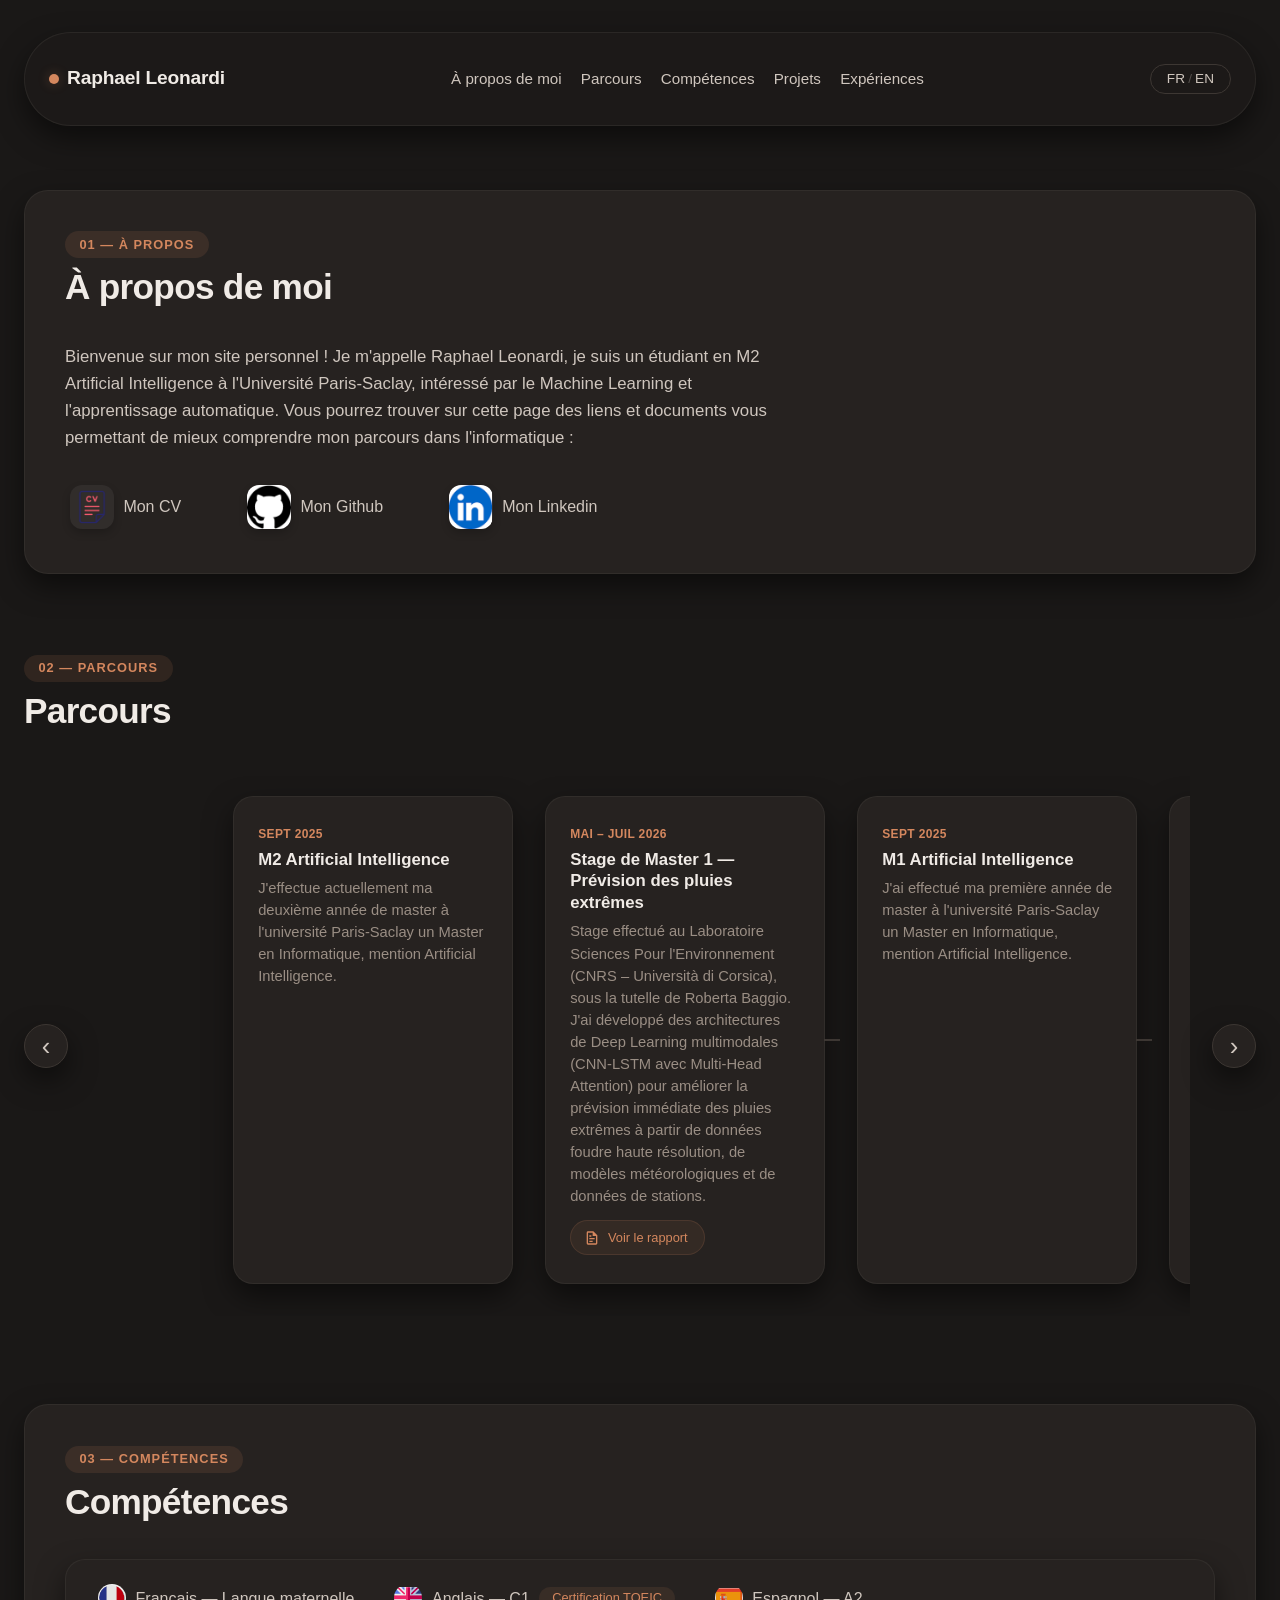
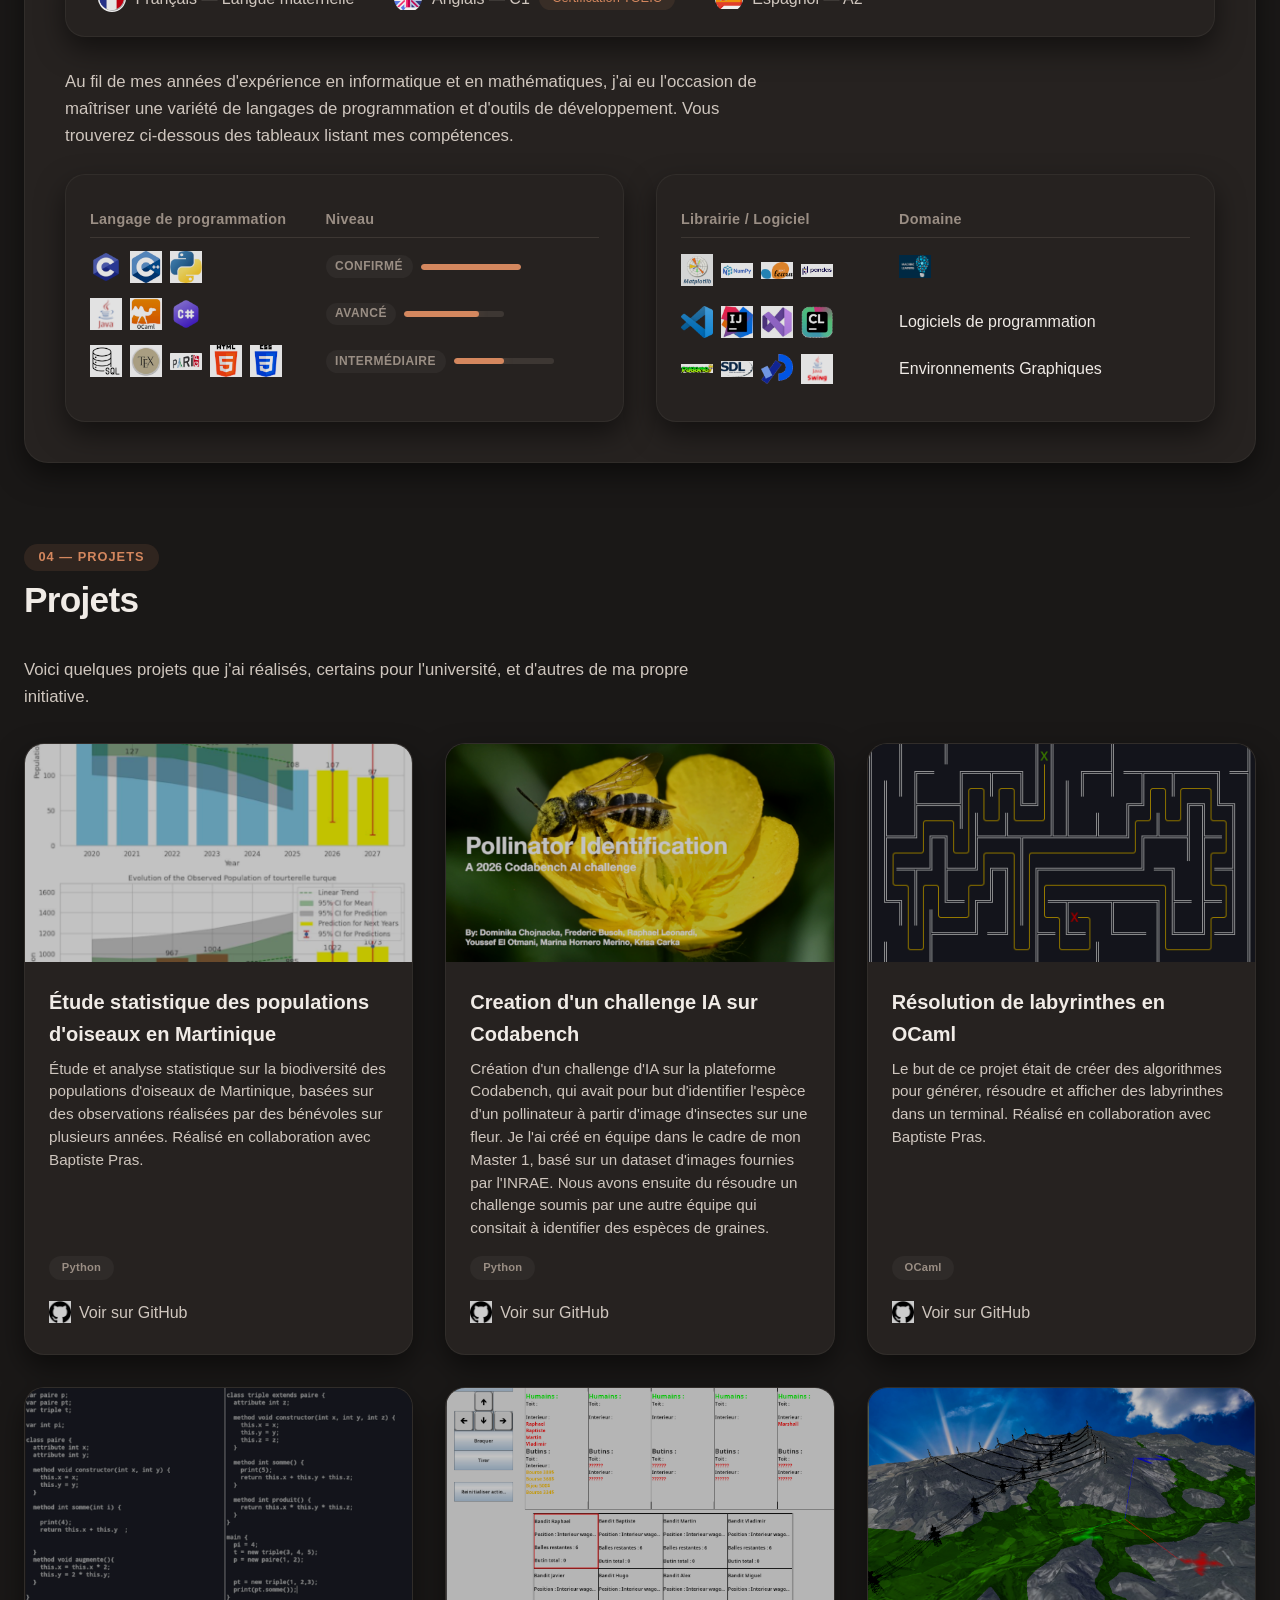
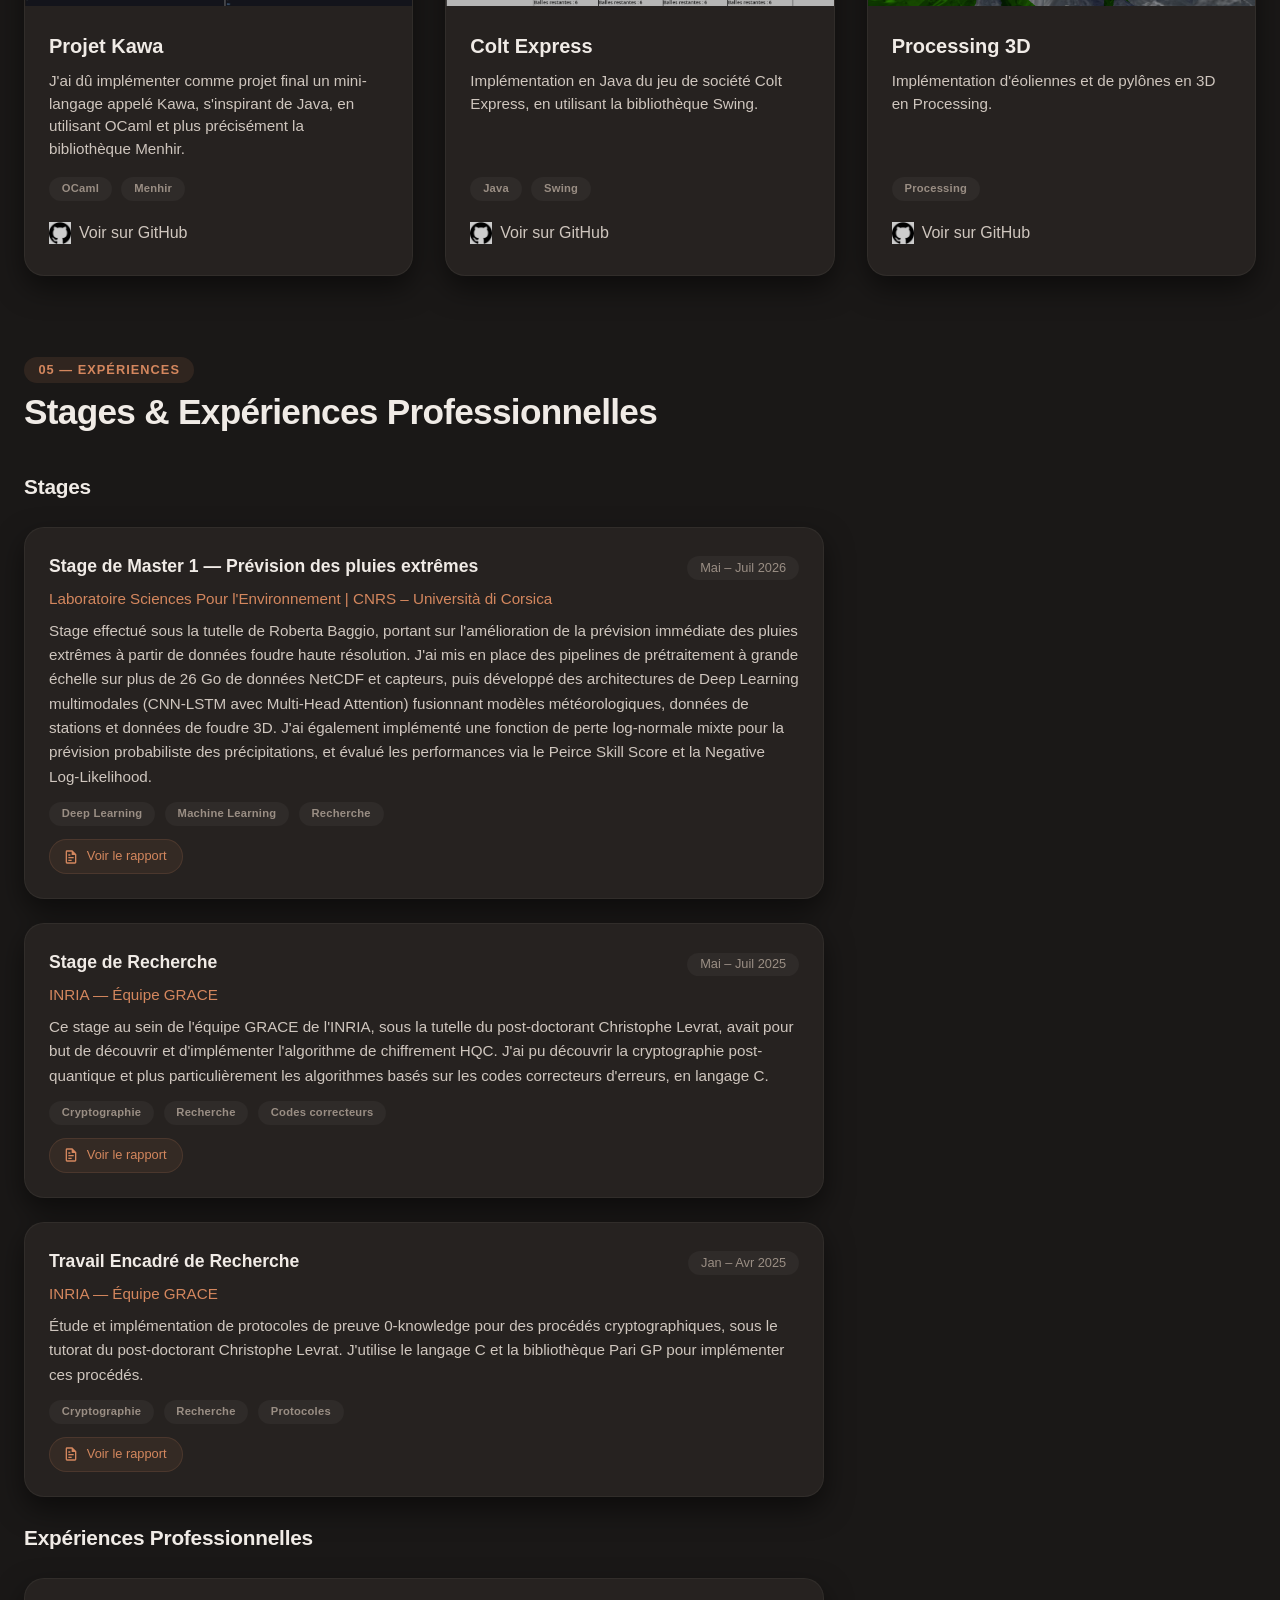
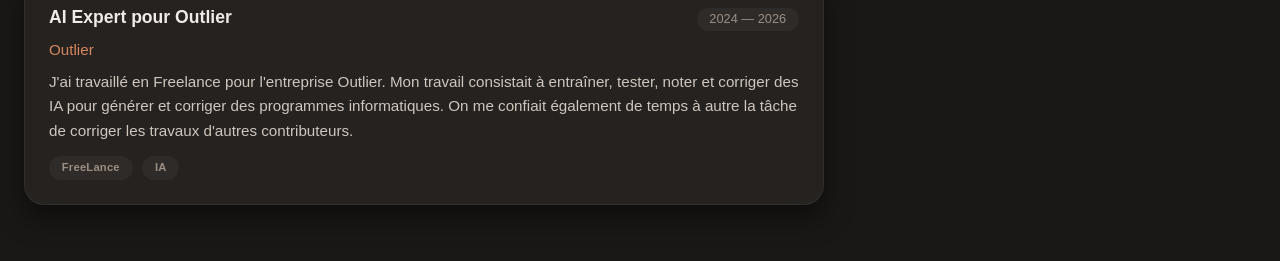
<file: index.html>
<!DOCTYPE html>
<html lang="fr">
<head>
  <meta charset="UTF-8">
  <meta name="viewport" content="width=device-width, initial-scale=1.0">

  <meta name="google-site-verification" content="FFMbCIXzwv5Brf9Rfv-07RoMrRSbkkBtIePwQLSt1wo" />
  <meta name="description" content="  Bienvenue sur mon site personnel ! Je m'appelle Raphael Leonardi, je suis un étudiant en M2 Artificial Intelligence
        à l'Université Paris-Saclay, intéressé par le Machine Learning et l'apprentissage automatique.
        Vous pourrez trouver sur cette page des liens et documents vous permettant de mieux comprendre mon parcours dans l'informatique :">
  
  <title>Raphael Leonardi</title>

  <link rel="stylesheet" href="style.css">
  

  <div id="google_translate_element" style="display:none;"></div>
  <script type="text/javascript"
    src="//translate.google.com/translate_a/element.js?cb=googleTranslateElementInit">
  </script>
  <script defer src="script2.js"></script>
</head>

<body>

  <!-- ══════════════ NAVBAR ══════════════ -->
  <header class="navbar">
    <div class="navbar-inner">

      <div class="navbar-brand">
        <span class="brand-dot"></span>
        <span id="nom">Raphael Leonardi</span>
      </div>

      <nav>
        <ul id="menu">
          <li><a href="#welcId"><p data-translate>À propos de moi</p></a></li>
          <li><a href="#edId"><p data-translate>Parcours</p></a></li>
          <li><a href="#skillsId"><p data-translate>Compétences</p></a></li>
          <li><a href="#projects"><p data-translate>Projets</p></a></li>
          <li><a href="#expId"><p data-translate>Expériences</p></a></li>
        </ul>
      </nav>

      <button id="btn-switch" onclick="changeLanguage()" class="language-btn">
        <span class="lang-text">FR</span>
        <span class="lang-divider">/</span>
        <span class="lang-text">EN</span>
      </button>

    </div>
  </header>

  <!-- ══════════════ MAIN ══════════════ -->
  <main class="content">

    <!-- ── Hero / À propos ── -->
    <section id="welcId" class="card animated">
      <div class="section-header">
        <span class="section-tag" data-translate>01 — À propos</span>
        <h2 class="styled-title" data-translate>À propos de moi</h2>
      </div>
      <p class="textNoir" data-translate>
        Bienvenue sur mon site personnel ! Je m'appelle Raphael Leonardi, je suis un étudiant en M2 Artificial Intelligence
        à l'Université Paris-Saclay, intéressé par le Machine Learning et l'apprentissage automatique.
        Vous pourrez trouver sur cette page des liens et documents vous permettant de mieux comprendre mon parcours dans l'informatique :
      </p>
      <div class="icon-container">
        <a id="lienCV" target="_blank" href="CVFr.pdf">
          <img src="images/cv_icon.png" alt="CV" class="cv-thumbnail">
          <section data-translate>Mon CV</section>
        </a>
        <a target="_blank" href="https://github.com/Ulysse150">
          <img src="images/github.png" alt="GitHub" class="cv-thumbnail">
          <section data-translate>Mon Github</section>
        </a>
        <a target="_blank" href="https://www.linkedin.com/in/raphael-leonardi-64bb8b347/">
          <img src="images/linkedin.png" alt="LinkedIn" class="cv-thumbnail">
          <section data-translate>Mon Linkedin</section>
        </a>
      </div>
    </section>

    <!-- ── Parcours ── -->
    <section id="edId" class="animated">
      <div class="section-header">
        <span class="section-tag" data-translate>02 — Parcours</span>
        <h2 class="styled-title" data-translate>Parcours</h2>
      </div>

    <div class="timeline-wrapper">
      <button class="timeline-arrow left" onclick="scrollTimeline(-300)">&#8249;</button>

      <div class="timeline">
        <ol>
          <li>
            <div>
              <time data-translate>2022-2024</time>
              <strong data-translate>Licence Double Diplôme Mathématiques Informatique</strong>
              <section data-translate>
                Pendant deux ans, j'ai étudié et découvert les combinaisons entre deux disciplines : les Mathématiques
                et l'Informatique, au sein de l'Université Paris-Saclay, dans la ville de Bures-sur-Yvette.
              </section>
            </div>
          </li>
          <li>
            <div>
              <time data-translate>2024-2025</time>
              <strong data-translate>LDD3 Magistère Informatique</strong>
              <section data-translate>
                Après deux ans de Mathématiques et d'Informatique, j'ai décidé de me spécialiser dans l'Informatique
                en rejoignant le Magistère d'Informatique.
              </section>
            </div>
          </li>
          <li>
            <div>
              <time data-translate>Jan – Avr 2025</time>
              <strong data-translate>Travail Encadré de Recherche</strong>
              <section data-translate>
                J'ai effectué un TER à l'INRIA au sein de l'équipe GRACE, sous le tutorat du post-doctorant Christophe
                Levrat. Mon travail consistait à étudier et implémenter des protocoles de preuve 0-knowledge pour des
                procédés cryptographiques.
              </section>
              <!-- BOUTON RAPPORT DANS LA FRISE -->
              <a href="rapports/rapportTER.pdf" target="_blank" class="timeline-report-btn">
                <svg viewBox="0 0 24 24" width="16" height="16">
                  <path d="M14 2H6a2 2 0 0 0-2 2v16a2 2 0 0 0 2 2h12a2 2 0 0 0 2-2V8l-6-6zM6 20V4h7v5h5v11H6z"/>
                  <path d="M8 12h8v2H8zm0 4h5v2H8zm0-8h3v2H8z"/>
                </svg>
                <span data-translate>Voir le rapport</span>
              </a>
            </div>
          </li>
          <li>
            <div>
              <time data-translate>Mai – Juil 2025</time>
              <strong data-translate>Stage de Recherche – INRIA</strong>
              <section>
                Stage effectué sous la tutelle de Christophe Levrat. Mon activité principale consistait à découvrir et
                implémenter un algorithme de chiffrement post-quantique en C : l'algorithme HQC basé sur les codes
                correcteurs.
              </section>
              <!-- BOUTON RAPPORT DANS LA FRISE -->
              <a href="rapports/rapportMag.pdf" target="_blank" class="timeline-report-btn">
                <svg viewBox="0 0 24 24" width="16" height="16">
                  <path d="M14 2H6a2 2 0 0 0-2 2v16a2 2 0 0 0 2 2h12a2 2 0 0 0 2-2V8l-6-6zM6 20V4h7v5h5v11H6z"/>
                  <path d="M8 12h8v2H8zm0 4h5v2H8zm0-8h3v2H8z"/>
                </svg>
                <span data-translate>Voir le rapport</span>
              </a>
            </div>
          </li>
          <li>
            <div>
              <time data-translate>Sept 2025</time>
              <strong data-translate>M1 Artificial Intelligence</strong>
              <section>
                J'ai effectué ma première année de master à l'université Paris-Saclay un Master en Informatique, mention Artificial
                Intelligence.
              </section>
            </div>
          </li>
          <li>
            <div>
              <time data-translate>Mai – Juil 2026</time>
              <strong data-translate>Stage de Master 1 — Prévision des pluies extrêmes</strong>
              <section data-translate>
                Stage effectué au Laboratoire Sciences Pour l'Environnement (CNRS – Università di Corsica), sous la
                tutelle de Roberta Baggio. J'ai développé des architectures de Deep Learning multimodales (CNN-LSTM
                avec Multi-Head Attention) pour améliorer la prévision immédiate des pluies extrêmes à partir de
                données foudre haute résolution, de modèles météorologiques et de données de stations.
              </section>
              <!-- BOUTON RAPPORT DANS LA FRISE -->
              <a href="rapports/rapportM1.pdf" target="_blank" class="timeline-report-btn">
                <svg viewBox="0 0 24 24" width="16" height="16">
                  <path d="M14 2H6a2 2 0 0 0-2 2v16a2 2 0 0 0 2 2h12a2 2 0 0 0 2-2V8l-6-6zM6 20V4h7v5h5v11H6z"/>
                  <path d="M8 12h8v2H8zm0 4h5v2H8zm0-8h3v2H8z"/>
                </svg>
                <span data-translate>Voir le rapport</span>
              </a>
            </div>
          </li>
          <li>
            <div>
              <time data-translate>Sept 2025</time>
              <strong data-translate>M2 Artificial Intelligence</strong>
              <section>
                J'effectue actuellement ma deuxième année de master à l'université Paris-Saclay un Master en Informatique, mention Artificial
                Intelligence.
              </section>
            </div>
          </li>
           
          
           
        </ol>
      </div>
      <button class="timeline-arrow right" onclick="scrollTimeline(300)">&#8250;</button>
</div>
    </section>

    <!-- ── Compétences ── -->
    <section id="skillsId" class="card animated">
      <div class="section-header">
        <span class="section-tag" data-translate>03 — Compétences</span>
        <h2 class="styled-title" data-translate>Compétences</h2>
      </div>

      <!-- Langues -->
      <div id="langues">
        <div class="lang-item">
          <img src="images/french.png" alt="French">
          <span data-translate>Français — Langue maternelle</span>
        </div>
        <div class="lang-item">
          <img src="images/english.png" alt="English">
          <span data-translate>Anglais — C1</span>
          <a target="_blank" href="certifTOEIC.pdf" class="cert-link" data-translate>Certification TOEIC</a>
        </div>
        <div class="lang-item">
          <img src="images/spanish.png" alt="Spanish">
          <span data-translate>Espagnol — A2</span>
        </div>
      </div>

      <p class="textNoir" data-translate>
        Au fil de mes années d'expérience en informatique et en mathématiques, j'ai eu l'occasion de maîtriser
        une variété de langages de programmation et d'outils de développement.
        Vous trouverez ci-dessous des tableaux listant mes compétences.
      </p>

      <div id="tableaux">

        <!-- Langages de programmation -->
        <div class="competence-table">
          <table>
            <tr>
              <th data-translate>Langage de programmation</th>
              <th data-translate>Niveau</th>
            </tr>
            <tr>
              <td>
                <div class="langages">
                  <a target="_blank" href="https://fr.wikipedia.org/wiki/C_(langage)">
                    <img src="images/C.png" title="C" class="logo">
                  </a>
                  <a target="_blank" href="https://fr.wikipedia.org/wiki/C%2B%2B">
                    <img src="images/Cpp.png" title="C++" class="logo">
                  </a>
                  <a target="_blank" href="https://fr.wikipedia.org/wiki/Python">
                    <img src="images/python.png" title="Python" class="logo">
                  </a>
                </div>
              </td>
              <td>
                <div class="skill-container confirmed">
                  <div class="level-label" data-translate>Confirmé</div>
                  <div class="level-bar"><div class="level-fill"></div></div>
                </div>
              </td>
            </tr>
            <tr>
              <td>
                <div class="langages">
                  <a target="_blank" href="https://www.java.com">
                    <img src="images/java.png" title="Java" class="logo">
                  </a>
                  <a target="_blank" href="https://ocaml.org">
                    <img src="images/ocaml.png" title="OCaml" class="logo">
                  </a>
                  <a target="_blank" href="https://dotnet.microsoft.com/fr-fr/languages/csharp">
                    <img src="images/csharp.png" title="C#" class="logo">
                  </a>
                </div>
              </td>
              <td>
                <div class="skill-container advanced">
                  <div class="level-label" data-translate>Avancé</div>
                  <div class="level-bar"><div class="level-fill"></div></div>
                </div>
              </td>
            </tr>
            <tr>
              <td>
                <div class="langages">
                  <a target="_blank" href="https://fr.wikipedia.org/wiki/Structured_Query_Language">
                    <img src="images/sql.png" title="SQL" class="logo">
                  </a>
                  <a target="_blank" href="https://fr.overleaf.com/">
                    <img src="images/tex.png" title="LaTeX" class="logo">
                  </a>
                  <a target="_blank" href="https://pari.math.u-bordeaux.fr/">
                    <img src="images/pari.png" title="Pari GP" class="logo">
                  </a>
                  <a target="_blank" href="https://fr.wikipedia.org/wiki/HTML5">
                    <img src="images/html.png" title="HTML" class="logo">
                  </a>
                  <a target="_blank" href="https://fr.wikipedia.org/wiki/Feuilles_de_style_en_cascade">
                    <img src="images/css.png" title="CSS" class="logo">
                  </a>
                </div>
              </td>
              <td>
                <div class="skill-container intermediate">
                  <div class="level-label" data-translate>Intermédiaire</div>
                  <div class="level-bar"><div class="level-fill"></div></div>
                </div>
              </td>
            </tr>
          </table>
        </div>

        <!-- Librairies & Logiciels -->
        <div class="competence-table">
          <table>
            <tr>
              <th data-translate>Librairie / Logiciel</th>
              <th data-translate>Domaine</th>
            </tr>
            <tr>
              <td>
                <div class="langages">
                  <a target="_blank" href="https://matplotlib.org"><img src="images/malplotlib.png" title="MatplotLib" class="logo"></a>
                  <a target="_blank" href="https://numpy.org"><img src="images/numpy.png" title="Numpy" class="logo"></a>
                  <a target="_blank" href="https://scikit-learn.org/stable/"><img src="images/sklearn.png" title="Scikit-learn" class="logo"></a>
                  <a target="_blank" href="https://pandas.pydata.org"><img src="images/pandas.png" title="Pandas" class="logo"></a>
                </div>
              </td>
              <td>
                <a target="_blank" href="https://fr.wikipedia.org/wiki/Apprentissage_automatique">
                  <img src="images/machineLearning.png" title="Machine Learning" class="logo">
                </a>
              </td>
            </tr>
            <tr>
              <td>
                <div class="langages">
                  <a target="_blank" href="https://code.visualstudio.com"><img src="images/vscode.png" title="VS Code" class="logo"></a>
                  <a target="_blank" href="https://www.jetbrains.com/idea/"><img src="images/idea.png" title="IntelliJ IDEA" class="logo"></a>
                  <a target="_blank" href="https://visualstudio.microsoft.com/fr/"><img src="images/visual.png" title="Visual Studio" class="logo"></a>
                  <a target="_blank" href="https://www.jetbrains.com/clion/"><img src="images/clion.png" title="CLion" class="logo"></a>
                </div>
              </td>
              <td data-translate>Logiciels de programmation</td>
            </tr>
            <tr>
              <td>
                <div class="langages">
                  <a target="_blank" href="https://www.pygame.org/docs/"><img src="images/pygame.png" title="Pygame" class="logo"></a>
                  <a target="_blank" href="https://www.libsdl.org"><img src="images/sdl.png" title="SDL" class="logo"></a>
                  <a target="_blank" href="https://processing.org"><img src="images/processing.png" title="Processing" class="logo"></a>
                  <a target="_blank" href="https://docs.oracle.com/javase/8/docs/api///?javax/swing/package-summary.html"><img src="images/swing.png" title="Swing" class="logo"></a>
                </div>
              </td>
              <td data-translate>Environnements Graphiques</td>
            </tr>
          </table>
        </div>

      </div><!-- #tableaux -->
    </section>

    <!-- ── Projets ── -->
    <section id="projects" class="animated">
      <div class="section-header">
        <span class="section-tag" data-translate>04 — Projets</span>
        <h2 class="styled-title" data-translate>Projets</h2>
      </div>
      <p class="textNoir" data-translate>
        Voici quelques projets que j'ai réalisés, certains pour l'université, et d'autres de ma propre initiative.
      </p>

      <div class="projects-container">

        <div class="project-card">
          <div class="project-image-container">
            <img src="images/birds.png" alt="Birds project">
            <div class="report-overlay">
              <a href="reportBirds.pdf" target="_blank" class="pdf-btn">Voir rapport (PDF)</a>
            </div>
          </div>
          <div class="project-content">
            <h3 class="project-title" data-translate>Étude statistique des populations d'oiseaux en Martinique</h3>
            <p class="project-description" data-translate>
              Étude et analyse statistique sur la biodiversité des populations d'oiseaux de Martinique, basées sur des
              observations réalisées par des bénévoles sur plusieurs années. Réalisé en collaboration avec Baptiste Pras.
            </p>
            <div class="project-technologies">
              <span class="tech-tag">Python</span>
            </div>
            <a href="https://github.com/baptistepras/birds_biodiversity.git" target="_blank" class="github-link">
              <img src="images/github.png" alt="GitHub" class="github-icon">
              <span data-translate>Voir sur GitHub</span>
            </a>
          </div>
        </div>

        <div class="project-card">
          <div class="project-image-container">
            <img src="images/pollinator.png" alt="Game of Life">
          </div>
          <div class="project-content">
            <h3 class="project-title" data-translate>Creation d'un challenge IA sur Codabench</h3>
            <p class="project-description" data-translate>
              Création d'un challenge d'IA sur la plateforme Codabench, qui avait pour but d'identifier
              l'espèce d'un pollinateur à partir d'image d'insectes sur une fleur. Je l'ai créé en équipe
              dans le cadre de mon Master 1, basé sur un dataset d'images fournies par l'INRAE. Nous avons ensuite du résoudre
              un challenge soumis par une autre équipe qui consitait à identifier des espèces de graines.
            </p>
            <div class="project-technologies">
              <span class="tech-tag">Python</span>
            </div>
            <a href="https://github.com/Ulysse150/gameOfLife.git" target="_blank" class="github-link">
              <img src="images/github.png" alt="GitHub" class="github-icon">
              <span data-translate>Voir sur GitHub</span>
            </a>
          </div>
        </div>

        <div class="project-card">
          <div class="project-image-container">
            <img src="images/maze.png" alt="Mazes">
          </div>
          <div class="project-content">
            <h3 class="project-title" data-translate>Résolution de labyrinthes en OCaml</h3>
            <p class="project-description" data-translate>
              Le but de ce projet était de créer des algorithmes pour générer, résoudre et afficher des labyrinthes dans
              un terminal. Réalisé en collaboration avec Baptiste Pras.
            </p>
            <div class="project-technologies">
              <span class="tech-tag">OCaml</span>
            </div>
            <a href="https://github.com/Ulysse150/mazesOcaml.git" target="_blank" class="github-link">
              <img src="images/github.png" alt="GitHub" class="github-icon">
              <span data-translate>Voir sur GitHub</span>
            </a>
          </div>
        </div>

        <div class="project-card">
          <div class="project-image-container">
            <img src="images/kawa.png" alt="Kawa">
          </div>
          <div class="project-content">
            <h3 class="project-title" data-translate>Projet Kawa</h3>
            <p class="project-description" data-translate>
              J'ai dû implémenter comme projet final un mini-langage appelé Kawa, s'inspirant de Java, en utilisant
              OCaml et plus précisément la bibliothèque Menhir.
            </p>
            <div class="project-technologies">
              <span class="tech-tag">OCaml</span>
              <span class="tech-tag">Menhir</span>
            </div>
            <a href="https://github.com/Ulysse150/projetCompil.git" target="_blank" class="github-link">
              <img src="images/github.png" alt="GitHub" class="github-icon">
              <span data-translate>Voir sur GitHub</span>
            </a>
          </div>
        </div>

        <div class="project-card">
          <div class="project-image-container">
            <img src="images/colt.png" alt="Colt Express">
          </div>
          <div class="project-content">
            <h3 class="project-title" data-translate>Colt Express</h3>
            <p class="project-description" data-translate>
              Implémentation en Java du jeu de société Colt Express, en utilisant la bibliothèque Swing.
            </p>
            <div class="project-technologies">
              <span class="tech-tag">Java</span>
              <span class="tech-tag">Swing</span>
            </div>
            <a href="https://github.com/Ulysse150/Colt.git" target="_blank" class="github-link">
              <img src="images/github.png" alt="GitHub" class="github-icon">
              <span data-translate>Voir sur GitHub</span>
            </a>
          </div>
        </div>

        <div class="project-card">
          <div class="project-image-container">
            <img src="images/process.png" alt="Processing">
          </div>
          <div class="project-content">
            <h3 class="project-title" data-translate>Processing 3D</h3>
            <p class="project-description" data-translate>
              Implémentation d'éoliennes et de pylônes en 3D en Processing.
            </p>
            <div class="project-technologies">
              <span class="tech-tag">Processing</span>
            </div>
            <a href="https://github.com/Ulysse150/turbines.git" target="_blank" class="github-link">
              <img src="images/github.png" alt="GitHub" class="github-icon">
              <span data-translate>Voir sur GitHub</span>
            </a>
          </div>
        </div>

      </div>
    </section>

    <!-- ── Expériences ── -->
    <section id="expId" class="animated">
      <div class="section-header">
        <span class="section-tag" data-translate>05 — Expériences</span>
        <h2 class="styled-title" data-translate>Stages & Expériences Professionnelles</h2>
      </div>

      <div class="experiences-container">

        <div class="experiences-column stages">
          <h2 data-translate>Stages</h2>

          <div class="experience-card">
            <div class="experience-header">
              <h3 data-translate>Stage de Master 1 — Prévision des pluies extrêmes</h3>
              <span class="experience-date" data-translate>Mai – Juil 2026</span>
            </div>
            <div class="experience-details">
              <p class="experience-company" data-translate>Laboratoire Sciences Pour l'Environnement | CNRS – Università di Corsica</p>
              <p class="experience-description" data-translate>
                Stage effectué sous la tutelle de Roberta Baggio, portant sur l'amélioration de la prévision immédiate
                des pluies extrêmes à partir de données foudre haute résolution. J'ai mis en place des pipelines de
                prétraitement à grande échelle sur plus de 26 Go de données NetCDF et capteurs, puis développé des
                architectures de Deep Learning multimodales (CNN-LSTM avec Multi-Head Attention) fusionnant modèles
                météorologiques, données de stations et données de foudre 3D. J'ai également implémenté une fonction
                de perte log-normale mixte pour la prévision probabiliste des précipitations, et évalué les
                performances via le Peirce Skill Score et la Negative Log-Likelihood.
              </p>
              <div class="experience-skills">
                <span class="skill-tag" data-translate>Deep Learning</span>
                <span class="skill-tag" data-translate>Machine Learning</span>
                <span class="skill-tag" data-translate>Recherche</span>
              </div>
              <!-- BOUTON RAPPORT DANS LES EXPÉRIENCES -->
              <a href="rapports/rapportM1.pdf" target="_blank" class="experience-report-btn">
                <svg viewBox="0 0 24 24" width="16" height="16">
                  <path d="M14 2H6a2 2 0 0 0-2 2v16a2 2 0 0 0 2 2h12a2 2 0 0 0 2-2V8l-6-6zM6 20V4h7v5h5v11H6z"/>
                  <path d="M8 12h8v2H8zm0 4h5v2H8zm0-8h3v2H8z"/>
                </svg>
                <span data-translate>Voir le rapport</span>
              </a>
            </div>
          </div>

          <div class="experience-card">
            <div class="experience-header">
              <h3 data-translate>Stage de Recherche</h3>
              <span class="experience-date" data-translate>Mai – Juil 2025</span>
            </div>
            <div class="experience-details">
              <p class="experience-company" data-translate>INRIA — Équipe GRACE</p>
              <p class="experience-description" data-translate>
                Ce stage au sein de l'équipe GRACE de l'INRIA, sous la tutelle du post-doctorant Christophe Levrat,
                avait pour but de découvrir et d'implémenter l'algorithme de chiffrement HQC.
                J'ai pu découvrir la cryptographie post-quantique et plus particulièrement les algorithmes basés
                sur les codes correcteurs d'erreurs, en langage C.
              </p>
              <div class="experience-skills">
                <span class="skill-tag" data-translate>Cryptographie</span>
                <span class="skill-tag" data-translate>Recherche</span>
                <span class="skill-tag" data-translate>Codes correcteurs</span>
              </div>
              <!-- BOUTON RAPPORT DANS LES EXPÉRIENCES -->
              <a href="rapports/rapportMag.pdf" target="_blank" class="experience-report-btn">
                <svg viewBox="0 0 24 24" width="16" height="16">
                  <path d="M14 2H6a2 2 0 0 0-2 2v16a2 2 0 0 0 2 2h12a2 2 0 0 0 2-2V8l-6-6zM6 20V4h7v5h5v11H6z"/>
                  <path d="M8 12h8v2H8zm0 4h5v2H8zm0-8h3v2H8z"/>
                </svg>
                <span data-translate>Voir le rapport</span>
              </a>
            </div>
          </div>

          <div class="experience-card">
            <div class="experience-header">
              <h3 data-translate>Travail Encadré de Recherche</h3>
              <span class="experience-date" data-translate>Jan – Avr 2025</span>
            </div>
            <div class="experience-details">
              <p class="experience-company" data-translate>INRIA — Équipe GRACE</p>
              <p class="experience-description" data-translate>
                Étude et implémentation de protocoles de preuve 0-knowledge pour des procédés cryptographiques,
                sous le tutorat du post-doctorant Christophe Levrat.
                J'utilise le langage C et la bibliothèque Pari GP pour implémenter ces procédés.
              </p>
              <div class="experience-skills">
                <span class="skill-tag" data-translate>Cryptographie</span>
                <span class="skill-tag" data-translate>Recherche</span>
                <span class="skill-tag" data-translate>Protocoles</span>
              </div>
              <!-- BOUTON RAPPORT DANS LES EXPÉRIENCES -->
              <a href="rapports/rapportTER.pdf" target="_blank" class="experience-report-btn">
                <svg viewBox="0 0 24 24" width="16" height="16">
                  <path d="M14 2H6a2 2 0 0 0-2 2v16a2 2 0 0 0 2 2h12a2 2 0 0 0 2-2V8l-6-6zM6 20V4h7v5h5v11H6z"/>
                  <path d="M8 12h8v2H8zm0 4h5v2H8zm0-8h3v2H8z"/>
                </svg>
                <span data-translate>Voir le rapport</span>
              </a>
            </div>
          </div>

          

        <div class="experiences-column pro">
          <h2 data-translate>Expériences Professionnelles</h2>

          <div class="experience-card">
            <div class="experience-header">
              <h3 data-translate>AI Expert pour Outlier</h3>
              <span class="experience-date" data-translate>2024 — 2026</span>
            </div>
            <div class="experience-details">
              <p class="experience-company" data-translate>Outlier</p>
              <p class="experience-description" data-translate>
                J'ai travaillé en Freelance pour l'entreprise Outlier. Mon travail consistait à entraîner, tester, noter
                et corriger des IA pour générer et corriger des programmes informatiques.
                On me confiait également de temps à autre la tâche de corriger les travaux d'autres contributeurs.
              </p>
              <div class="experience-skills">
                <span class="skill-tag" data-translate>FreeLance</span>
                <span class="skill-tag" data-translate>IA</span>
              </div>
            </div>
          </div>
        </div>

      </div>
    </section>

  </main>

</body>
</html>
</file>
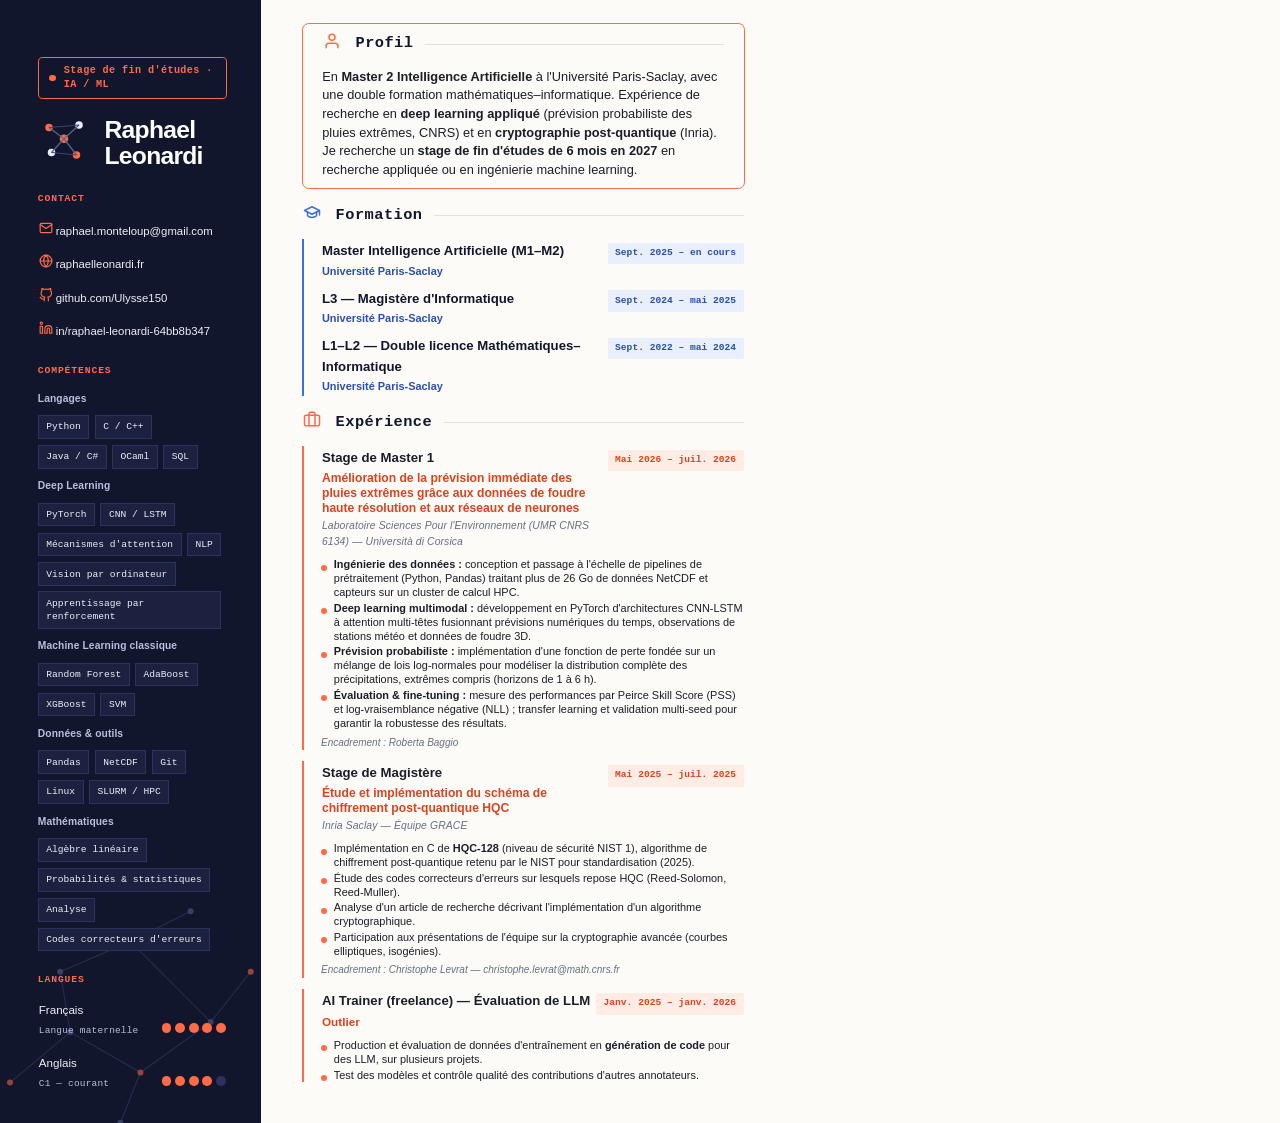
<file: CVFr.html>
<!DOCTYPE html>
<html lang="fr">
<head>
<meta charset="UTF-8">
<title>CV Raphael Leonardi</title>
<style>
  :root {
    --ink: #1B1E28;
    --navy: #12162C;
    --navy-soft: #1C2140;
    --navy-line: #2C3260;
    --coral: #FF6B47;
    --coral-dark: #D8451F;
    --coral-tint: #FFECE4;
    --blue: #3F6FDB;
    --blue-dark: #2A4FAD;
    --blue-tint: #E9EFFC;
    --paper: #FCFBF8;
    --muted: #666F80;
    --lav: #B8BEDD;
  }
  @page {
    size: 210mm 297mm;
    margin: 0;
  }
  body, html {
    margin: 0;
    padding: 0;
    background: var(--paper);
    color: var(--ink);
    font-family: Arial, sans-serif;
    font-size: 10.2pt;
    line-height: 1.55;
    width: 210mm;
    height: 297mm;
  }
  *, *::before, *::after {
    box-sizing: border-box;
  }
  .page-table {
    display: table;
    width: 100%;
    height: 100%;
    table-layout: fixed;
    border-collapse: collapse;
  }
  .sidebar-cell {
    display: table-cell;
    width: 69mm;
    background: var(--navy);
    color: #EDEFF7;
    vertical-align: top;
  }
  .main-cell {
    display: table-cell;
    width: 141mm;
    background: var(--paper);
    vertical-align: top;
  }
  .sidebar-inner {
    position: relative;
    height: 297mm;
    overflow: hidden;
  }
  .sidebar-bg {
    position: absolute;
    left: 0;
    bottom: 0;
    width: 69mm;
    height: 64mm;
    z-index: 1;
    opacity: 0.55;
  }
  .sidebar-content {
    position: relative;
    z-index: 2;
    padding: 15mm 9mm 0 10mm;
  }
  .main-inner {
    padding: 7mm 13mm 0 11mm;
  }
  .id-table {
    width: 100%;
    border-collapse: collapse;
    margin-bottom: 5mm;
  }
  .id-table td {
    vertical-align: middle;
  }
  .sidebar h1 {
    padding-left: 3.4mm;
    font-size: 18.5pt;
    font-weight: 800;
    letter-spacing: -0.03em;
    line-height: 1.08;
    color: #FFFFFF;
    margin: 0;
  }
  .role-pill {
    display: inline-flex;
    align-items: center;
    gap: 2mm;
    font-family: monospace;
    font-size: 7.6pt;
    font-weight: bold;
    color: var(--coral);
    background: transparent;
    border: 0.9pt solid var(--coral);
    border-radius: 1.2mm;
    letter-spacing: 0.04em;
    line-height: 1.4;
    padding: 1.6mm 2.8mm;
    margin-bottom: 4mm;
  }
  .role-pill::before {
    content: "";
    width: 1.8mm;
    height: 1.8mm;
    border-radius: 50%;
    background: var(--coral);
    flex-shrink: 0;
  }
  .sb-block {
    margin-bottom: 5.5mm;
  }
  .sb-block h2 {
    font-family: monospace;
    font-size: 7.3pt;
    font-weight: bold;
    color: var(--coral);
    letter-spacing: 0.09em;
    margin-bottom: 3.4mm;
    margin-top: 0;
  }
  .contact-table {
    width: 100%;
    border-collapse: collapse;
    margin-bottom: 2.7mm;
  }
  .contact-table td {
    vertical-align: middle;
  }
  .contact-table a {
    font-size: 8.5pt;
    line-height: 1.4;
    color: #EDEFF7;
    text-decoration: none;
  }
  .lang-table {
    width: 100%;
    border-collapse: collapse;
    margin-bottom: 3.4mm;
  }
  .lang-table td {
    vertical-align: bottom;
  }
  .lname-text {
    display: block;
    font-size: 8.7pt;
    margin-bottom: 1.4mm;
    color: #EDEFF7;
  }
  .lvl {
    font-family: monospace;
    font-size: 7.1pt;
    color: var(--lav);
    letter-spacing: 0.02em;
    display: block;
  }
  .dot {
    display: inline-block;
    width: 2.6mm;
    height: 2.6mm;
    border-radius: 50%;
    background: var(--navy-line);
    margin-left: 1mm;
  }
  .dot.on {
    background: var(--coral);
  }
  .tag-group {
    margin-bottom: 3.6mm;
  }
  .tag-group:last-child {
    margin-bottom: 0;
  }
  .glabel {
    font-size: 7.7pt;
    font-weight: bold;
    color: var(--lav);
    margin-bottom: 2mm;
    letter-spacing: 0.01em;
  }
  .tags {
    display: block;
    margin-bottom: -1.4mm;
  }
  .tag {
    display: inline-block;
    font-family: monospace;
    font-size: 7.2pt;
    line-height: 1.4;
    background: var(--navy-soft);
    border: 0.7pt solid var(--navy-line);
    color: #EDEFF7;
    padding: 1.1mm 2mm;
    margin-right: 1.4mm;
    margin-bottom: 1.4mm;
  }
  .profile {
    font-size: 10pt;
    line-height: 1.55;
    color: var(--ink);
    padding: 0;
    margin: 0;
    max-width: 92%;
  }
  .profile b {
    font-weight: bold;
  }
  .section-table {
    width: 100%;
    border-collapse: collapse;
    margin-bottom: 2.8mm;
  }
  .section-table td {
    vertical-align: middle;
  }
  .sec-title {
    font-family: monospace;
    font-size: 11.5pt;
    font-weight: bold;
    color: var(--navy);
    letter-spacing: 0.03em;
    margin: 0;
  }
  .sec-rule {
    border-bottom: 0.8pt solid #E4E1D8;
    height: 1px;
    width: 100%;
  }
  section {
    margin-bottom: 3.5mm;
  }
  section:last-child {
    margin-bottom: 0;
  }
  .section-framed {
    border: 1pt solid var(--coral);
    border-radius: 1.8mm;
    padding: 2.4mm 5mm 2.8mm 5mm;
  }
  .exp-track {
    padding-left: 0;
    border-left: none;
  }
  .entry {
    margin-bottom: 3mm;
    padding-left: 4.4mm;
    border-left: 1.6pt solid #E4E1D8;
  }
  .exp-track .entry {
    padding-left: 4.4mm;
    border-left: 1.6pt solid var(--coral);
    margin-bottom: 3mm;
  }
  .exp-track .entry:last-child, .entry:last-child {
    margin-bottom: 0;
  }
  .entry-head-table {
    width: 100%;
    border-collapse: collapse;
    margin-bottom: 1.1mm;
  }
  .entry-head-table td {
    vertical-align: baseline;
  }
  .entry-title {
    font-size: 9.9pt;
    font-weight: bold;
    color: var(--ink);
  }
  .entry-subject {
    font-size: 9.1pt;
    font-weight: bold;
    color: var(--coral-dark);
    line-height: 1.3;
    margin-top: 0.6mm;
  }
  .entry-org {
    font-size: 8.8pt;
    color: var(--coral-dark);
    font-weight: bold;
    margin-top: 0.3mm;
  }
  .entry-lab {
    font-size: 7.8pt;
    color: var(--muted);
    font-weight: normal;
    font-style: italic;
    margin-top: 0.5mm;
    letter-spacing: 0.01em;
  }
  .entry-date {
    display: inline-block;
    font-family: monospace;
    font-size: 7.2pt;
    font-weight: bold;
    color: var(--coral-dark);
    background: var(--coral-tint);
    padding: 0.9mm 2mm;
  }
  .entry ul {
    margin: 1.6mm 0 0 0;
    padding: 0;
  }
  .entry ul li {
    font-size: 8.2pt;
    line-height: 1.32;
    color: var(--ink);
    margin-bottom: 0.6mm;
    list-style: none;
    position: relative;
    padding-left: 3.4mm;
  }
  .entry ul li::before {
    content: "";
    position: absolute;
    left: 0;
    top: 1.9mm;
    width: 1.6mm;
    height: 1.6mm;
    border-radius: 50%;
    background: var(--coral);
  }
  .contact-line {
    font-size: 7.5pt;
    color: var(--muted);
    margin-top: 1.2mm;
    font-style: italic;
  }
  .edu-grid {
    padding-left: 4.4mm;
    border-left: 1.6pt solid var(--blue);
  }
  .edu-item {
    margin-bottom: 2.6mm;
  }
  .edu-item:last-child {
    margin-bottom: 0;
  }
  .edu-item .entry-org {
    font-size: 8.2pt;
    color: var(--blue-dark);
  }
  .edu-item .entry-date {
    color: var(--blue-dark);
    background: var(--blue-tint);
  }
  .edu-item .entry-title {
    color: var(--navy);
  }
  .award {
    padding: 2.4mm 4mm;
    border-left: 2.2pt solid var(--coral);
    background: var(--coral-tint);
  }
  .award .entry-title {
    color: var(--coral-dark);
  }
  .award .entry-date {
    color: var(--coral-dark);
  }

  .glabel { margin-top: 0; }
  .sb-skills .tag-group { margin-bottom: 2.6mm; }
  .main-inner { padding-top: 6mm; }
  .section-framed { padding: 2mm 5mm 2.4mm 5mm; }
  .profile { max-width: 100%; font-size: 9.6pt; line-height: 1.45; }
  .edu-item { margin-bottom: 1.6mm; }
  .entry ul li { line-height: 1.28; margin-bottom: 0.4mm; }
  .entry-subject { line-height: 1.25; }
</style>
</head>
<body>
  <div class="page-table">
    <div class="sidebar-cell">
      <div class="sidebar-inner">
        <div class="sidebar-bg">
          <svg viewBox="0 0 260 240" preserveAspectRatio="none" style="width: 100%; height: 100%;">
            <g stroke="#3A4172" stroke-width="1" fill="none">
              <line x1="10" y1="200" x2="70" y2="150"/><line x1="70" y1="150" x2="140" y2="190"/>
              <line x1="70" y1="150" x2="60" y2="90"/><line x1="140" y1="190" x2="210" y2="140"/>
              <line x1="140" y1="190" x2="120" y2="240"/><line x1="60" y1="90" x2="130" y2="60"/>
              <line x1="130" y1="60" x2="210" y2="140"/><line x1="210" y1="140" x2="250" y2="90"/>
              <line x1="130" y1="60" x2="190" y2="30"/>
            </g>
            <g fill="#FF6B47"><circle cx="10" cy="200" r="3"/><circle cx="140" cy="190" r="3"/><circle cx="130" cy="60" r="3"/><circle cx="250" cy="90" r="3"/></g>
            <g fill="#5C6494"><circle cx="70" cy="150" r="3"/><circle cx="60" cy="90" r="3"/><circle cx="210" cy="140" r="3"/><circle cx="120" cy="240" r="3"/><circle cx="190" cy="30" r="3"/></g>
          </svg>
        </div>
        <div class="sidebar-content">
          <span class="role-pill">Stage de fin d'études · IA / ML</span>
          <table class="id-table"><tr>
            <td style="width: 14mm;"><svg width="50" height="50" viewBox="0 0 40 40" fill="none">
                  <circle cx="8" cy="10" r="3" fill="#FF6B47"/><circle cx="32" cy="8" r="3" fill="#EDEFF7"/>
                  <circle cx="10" cy="30" r="3" fill="#EDEFF7"/><circle cx="30" cy="32" r="3" fill="#FF6B47"/>
                  <circle cx="20" cy="19" r="3.4" fill="#FF6B47"/>
                  <line x1="8" y1="10" x2="20" y2="19" stroke="#5C6494" stroke-width="1"/>
                  <line x1="32" y1="8" x2="20" y2="19" stroke="#5C6494" stroke-width="1"/>
                  <line x1="10" y1="30" x2="20" y2="19" stroke="#5C6494" stroke-width="1"/>
                  <line x1="30" y1="32" x2="20" y2="19" stroke="#5C6494" stroke-width="1"/>
                  <line x1="8" y1="10" x2="32" y2="8" stroke="#3A4172" stroke-width="1"/>
                  <line x1="10" y1="30" x2="30" y2="32" stroke="#3A4172" stroke-width="1"/>
                </svg></td>
            <td class="sidebar"><h1>Raphael<br>Leonardi</h1></td>
          </tr></table>
          <div class="sb-block">
            <h2>CONTACT</h2>
            <table class="contact-table"><tr>
              <td style="width: 4.5mm;"><svg width="14" height="14" viewBox="0 0 24 24" fill="none" stroke="#FF6B47" stroke-width="2" stroke-linecap="round" stroke-linejoin="round"><path d="M4 4h16c1.1 0 2 .9 2 2v12c0 1.1-.9 2-2 2H4c-1.1 0-2-.9-2-2V6c0-1.1.9-2 2-2z"></path><polyline points="22,6 12,13 2,6"></polyline></svg></td>
              <td><a href="mailto:raphael.monteloup@gmail.com">raphael.monteloup@gmail.com</a></td>
            </tr></table>
            <table class="contact-table"><tr>
              <td style="width: 4.5mm;"><svg width="14" height="14" viewBox="0 0 24 24" fill="none" stroke="#FF6B47" stroke-width="2" stroke-linecap="round" stroke-linejoin="round"><circle cx="12" cy="12" r="10"></circle><line x1="2" y1="12" x2="22" y2="12"></line><path d="M12 2a15.3 15.3 0 0 1 4 10 15.3 15.3 0 0 1-4 10 15.3 15.3 0 0 1-4-10 15.3 15.3 0 0 1 4-10z"></path></svg></td>
              <td><a href="https://raphaelleonardi.fr">raphaelleonardi.fr</a></td>
            </tr></table>
            <table class="contact-table"><tr>
              <td style="width: 4.5mm;"><svg width="14" height="14" viewBox="0 0 24 24" fill="none" stroke="#FF6B47" stroke-width="2" stroke-linecap="round" stroke-linejoin="round"><path d="M9 19c-5 1.5-5-2.5-7-3m14 6v-3.87a3.37 3.37 0 0 0-.94-2.61c3.14-.35 6.44-1.54 6.44-7A5.44 5.44 0 0 0 20 4.77 5.07 5.07 0 0 0 19.91 1S18.73.65 16 2.48a13.38 13.38 0 0 0-7 0C6.27.65 5.09 1 5.09 1A5.07 5.07 0 0 0 5 4.77a5.44 5.44 0 0 0-1.5 3.78c0 5.42 3.3 6.61 6.44 7A3.37 3.37 0 0 0 9 18.13V22"></path></svg></td>
              <td><a href="https://github.com/Ulysse150">github.com/Ulysse150</a></td>
            </tr></table>
            <table class="contact-table"><tr>
              <td style="width: 4.5mm;"><svg width="14" height="14" viewBox="0 0 24 24" fill="none" stroke="#FF6B47" stroke-width="2" stroke-linecap="round" stroke-linejoin="round"><path d="M16 8a6 6 0 0 1 6 6v7h-4v-7a2 2 0 0 0-2-2 2 2 0 0 0-2 2v7h-4v-7a6 6 0 0 1 6-6z"></path><rect x="2" y="9" width="4" height="12"></rect><circle cx="4" cy="4" r="2"></circle></svg></td>
              <td><a href="https://www.linkedin.com/in/raphael-leonardi-64bb8b347" style="white-space: nowrap;">in/raphael-leonardi-64bb8b347</a></td>
            </tr></table>
          </div>
          <div class="sb-block sb-skills">
            <h2>COMPÉTENCES</h2>
            <div class="tag-group">
              <div class="glabel">Langages</div>
              <div class="tags"><span class="tag">Python</span><span class="tag">C / C++</span><span class="tag">Java / C#</span><span class="tag">OCaml</span><span class="tag">SQL</span></div>
            </div>
            <div class="tag-group">
              <div class="glabel">Deep Learning</div>
              <div class="tags"><span class="tag">PyTorch</span><span class="tag">CNN / LSTM</span><span class="tag">Mécanismes d'attention</span><span class="tag">NLP</span><span class="tag">Vision par ordinateur</span><span class="tag">Apprentissage par renforcement</span></div>
            </div>
            <div class="tag-group">
              <div class="glabel">Machine Learning classique</div>
              <div class="tags"><span class="tag">Random Forest</span><span class="tag">AdaBoost</span><span class="tag">XGBoost</span><span class="tag">SVM</span></div>
            </div>
            <div class="tag-group">
              <div class="glabel">Données &amp; outils</div>
              <div class="tags"><span class="tag">Pandas</span><span class="tag">NetCDF</span><span class="tag">Git</span><span class="tag">Linux</span><span class="tag">SLURM / HPC</span></div>
            </div>
            <div class="tag-group">
              <div class="glabel">Mathématiques</div>
              <div class="tags"><span class="tag">Algèbre linéaire</span><span class="tag">Probabilités &amp; statistiques</span><span class="tag">Analyse</span><span class="tag">Codes correcteurs d'erreurs</span></div>
            </div>
          </div>
          <div class="sb-block">
            <h2>LANGUES</h2>
            <table class="lang-table"><tr>
              <td><span class="lname-text">Français</span><span class="lvl">Langue maternelle</span></td>
              <td style="text-align: right;"><span class="dot on"></span><span class="dot on"></span><span class="dot on"></span><span class="dot on"></span><span class="dot on"></span></td>
            </tr></table>
            <table class="lang-table"><tr>
              <td><span class="lname-text">Anglais</span><span class="lvl">C1 — courant</span></td>
              <td style="text-align: right;"><span class="dot on"></span><span class="dot on"></span><span class="dot on"></span><span class="dot on"></span><span class="dot"></span></td>
            </tr></table>
          </div>
        </div>
      </div>
    </div>
    <div class="main-cell">
      <div class="main-inner">
        <section class="section-framed">
          <table class="section-table"><tr>
            <td style="width: 6mm;"><svg width="18" height="18" viewBox="0 0 24 24" fill="none" stroke="#FF6B47" stroke-width="2" stroke-linecap="round" stroke-linejoin="round"><path d="M20 21v-2a4 4 0 0 0-4-4H8a4 4 0 0 0-4 4v2"></path><circle cx="12" cy="7" r="4"></circle></svg></td>
            <td style="width: 1%; white-space: nowrap; padding: 0 2.8mm;"><h2 class="sec-title">Profil</h2></td>
            <td><div class="sec-rule"></div></td>
          </tr></table>
          <p class="profile">En <b>Master 2 Intelligence Artificielle</b> à l'Université Paris-Saclay, avec une double formation mathématiques–informatique. Expérience de recherche en <b>deep learning appliqué</b> (prévision probabiliste des pluies extrêmes, CNRS) et en <b>cryptographie post-quantique</b> (Inria). Je recherche un <b>stage de fin d'études de 6 mois en 2027</b> en recherche appliquée ou en ingénierie machine learning.</p>
        </section>
        <section>
          <table class="section-table"><tr>
            <td style="width: 6mm;"><svg width="18" height="18" viewBox="0 0 24 24" fill="none" stroke="#3F6FDB" stroke-width="2" stroke-linecap="round" stroke-linejoin="round"><path d="M22 10v6M2 10l10-5 10 5-10 5z"></path><path d="M6 12v5c3 3 9 3 12 0v-5"></path></svg></td>
            <td style="width: 1%; white-space: nowrap; padding: 0 2.8mm;"><h2 class="sec-title">Formation</h2></td>
            <td><div class="sec-rule"></div></td>
          </tr></table>
          <div class="edu-grid">
            <div class="edu-item">
              <table class="entry-head-table"><tr>
                <td><div class="entry-title">Master Intelligence Artificielle (M1–M2)</div><div class="entry-org">Université Paris-Saclay</div></td>
                <td style="text-align: right; width: 1%; white-space: nowrap;"><div class="entry-date">Sept. 2025 – en cours</div></td>
              </tr></table>
            </div>
            <div class="edu-item">
              <table class="entry-head-table"><tr>
                <td><div class="entry-title">L3 — Magistère d'Informatique</div><div class="entry-org">Université Paris-Saclay</div></td>
                <td style="text-align: right; width: 1%; white-space: nowrap;"><div class="entry-date">Sept. 2024 – mai 2025</div></td>
              </tr></table>
            </div>
            <div class="edu-item">
              <table class="entry-head-table"><tr>
                <td><div class="entry-title">L1–L2 — Double licence Mathématiques–Informatique</div><div class="entry-org">Université Paris-Saclay</div></td>
                <td style="text-align: right; width: 1%; white-space: nowrap;"><div class="entry-date">Sept. 2022 – mai 2024</div></td>
              </tr></table>
            </div>
          </div>
        </section>
        <section>
          <table class="section-table"><tr>
            <td style="width: 6mm;"><svg width="18" height="18" viewBox="0 0 24 24" fill="none" stroke="#FF6B47" stroke-width="2" stroke-linecap="round" stroke-linejoin="round"><rect x="2" y="7" width="20" height="14" rx="2" ry="2"></rect><path d="M16 21V5a2 2 0 0 0-2-2h-4a2 2 0 0 0-2 2v16"></path></svg></td>
            <td style="width: 1%; white-space: nowrap; padding: 0 2.8mm;"><h2 class="sec-title">Expérience</h2></td>
            <td><div class="sec-rule"></div></td>
          </tr></table>
          <div class="exp-track">
            <div class="entry">
              <table class="entry-head-table"><tr>
                <td><div class="entry-title">Stage de Master 1</div><div class="entry-subject">Amélioration de la prévision immédiate des pluies extrêmes grâce aux données de foudre haute résolution et aux réseaux de neurones</div><div class="entry-lab">Laboratoire Sciences Pour l'Environnement (UMR CNRS 6134) — Università di Corsica</div></td>
                <td style="text-align: right; width: 1%; white-space: nowrap;"><div class="entry-date">Mai 2026 – juil. 2026</div></td>
              </tr></table>
              <ul>
                <li><strong>Ingénierie des données :</strong> conception et passage à l'échelle de pipelines de prétraitement (Python, Pandas) traitant plus de 26 Go de données NetCDF et capteurs sur un cluster de calcul HPC.</li>
                <li><strong>Deep learning multimodal :</strong> développement en PyTorch d'architectures CNN-LSTM à attention multi-têtes fusionnant prévisions numériques du temps, observations de stations météo et données de foudre 3D.</li>
                <li><strong>Prévision probabiliste :</strong> implémentation d'une fonction de perte fondée sur un mélange de lois log-normales pour modéliser la distribution complète des précipitations, extrêmes compris (horizons de 1 à 6 h).</li>
                <li><strong>Évaluation &amp; fine-tuning :</strong> mesure des performances par Peirce Skill Score (PSS) et log-vraisemblance négative (NLL) ; transfer learning et validation multi-seed pour garantir la robustesse des résultats.</li>
              </ul>
              <div class="contact-line">Encadrement : Roberta Baggio</div>
            </div>
            <div class="entry">
              <table class="entry-head-table"><tr>
                <td><div class="entry-title">Stage de Magistère</div><div class="entry-subject">Étude et implémentation du schéma de chiffrement post-quantique HQC</div><div class="entry-lab">Inria Saclay — Équipe GRACE</div></td>
                <td style="text-align: right; width: 1%; white-space: nowrap;"><div class="entry-date">Mai 2025 – juil. 2025</div></td>
              </tr></table>
              <ul>
                <li>Implémentation en C de <strong>HQC-128</strong> (niveau de sécurité NIST 1), algorithme de chiffrement post-quantique retenu par le NIST pour standardisation (2025).</li>
                <li>Étude des codes correcteurs d'erreurs sur lesquels repose HQC (Reed-Solomon, Reed-Muller).</li>
                <li>Analyse d'un article de recherche décrivant l'implémentation d'un algorithme cryptographique.</li>
                <li>Participation aux présentations de l'équipe sur la cryptographie avancée (courbes elliptiques, isogénies).</li>
              </ul>
              <div class="contact-line">Encadrement : Christophe Levrat — christophe.levrat@math.cnrs.fr</div>
            </div>
            <div class="entry">
              <table class="entry-head-table"><tr>
                <td><div class="entry-title">AI Trainer (freelance) — Évaluation de LLM</div><div class="entry-org">Outlier</div></td>
                <td style="text-align: right; width: 1%; white-space: nowrap;"><div class="entry-date">Janv. 2025 – janv. 2026</div></td>
              </tr></table>
              <ul>
                <li>Production et évaluation de données d'entraînement en <strong>génération de code</strong> pour des LLM, sur plusieurs projets.</li>
                <li>Test des modèles et contrôle qualité des contributions d'autres annotateurs.</li>
              </ul>
            </div>
          </div>
        </section>
      </div>
    </div>
  </div>
</body>
</html>
</file>
<file: style.css>
/* ========================================================
   RESET & VARIABLES — édition "Dark Elegance"
   ======================================================== */
*,
*::before,
*::after {
  margin: 0;
  padding: 0;
  box-sizing: border-box;
}

:root {
  --bg-body: #1a1817;
  --bg-card: #262220;
  --bg-nav: rgba(30, 27, 25, 0.85);
  --text-primary: #f0ebe6;
  --text-secondary: #cfc6be;
  --text-muted: #9a8e84;
  --border-light: #3d3733;
  --accent: #d4875e;
  --accent-hover: #e8a07a;
  --shadow-soft: 0 12px 28px rgba(0, 0, 0, 0.5);
  --shadow-hover: 0 22px 44px rgba(0, 0, 0, 0.65);
  --radius-card: 24px;
  --radius-btn: 40px;
  --transition: 0.25s ease-in-out;
  --font-sans: 'Inter', -apple-system, BlinkMacSystemFont, 'Segoe UI', Roboto, Helvetica, Arial, sans-serif;
}

/* ========================================================
   GLOBAL
   ======================================================== */
html {
  scroll-behavior: smooth;
}

body {
  background-color: var(--bg-body);
  color: var(--text-primary);
  font-family: var(--font-sans);
  line-height: 1.6;
  padding: 2rem 1.5rem;
  max-width: 1280px;
  margin: 0 auto;
  -webkit-font-smoothing: antialiased;
}

/* ========================================================
   NAVBAR
   ======================================================== */
.navbar {
  background: var(--bg-nav);
  backdrop-filter: blur(16px);
  -webkit-backdrop-filter: blur(16px);
  border-radius: 60px;
  padding: 0.5rem 1.5rem;
  margin-bottom: 4rem;
  box-shadow: var(--shadow-soft);
  border: 1px solid rgba(255, 245, 235, 0.06);
  position: sticky;
  top: 1.5rem;
  z-index: 100;
}

.navbar-inner {
  display: flex;
  align-items: center;
  justify-content: space-between;
  flex-wrap: wrap;
  gap: 0.75rem 1.5rem;
}

.navbar-brand {
  display: flex;
  align-items: center;
  gap: 0.5rem;
  font-weight: 600;
  font-size: 1.2rem;
  letter-spacing: -0.01em;
  color: var(--text-primary);
}

.brand-dot {
  display: inline-block;
  width: 10px;
  height: 10px;
  background: var(--accent);
  border-radius: 50%;
  flex-shrink: 0;
  box-shadow: 0 0 12px rgba(212, 135, 94, 0.3);
}

#menu {
  display: flex;
  list-style: none;
  gap: 0.5rem 1.2rem;
  flex-wrap: wrap;
  align-items: center;
}

#menu li a {
  text-decoration: none;
  color: var(--text-secondary);
  font-weight: 500;
  font-size: 0.95rem;
  padding: 0.4rem 0.6rem;
  border-radius: 40px;
  transition: var(--transition);
}

#menu li a:hover {
  background: rgba(212, 135, 94, 0.12);
  color: var(--accent);
}

#menu li a p {
  margin: 0;
}

.language-btn {
  background: transparent;
  border: 1px solid var(--border-light);
  border-radius: var(--radius-btn);
  padding: 0.4rem 1rem;
  font-weight: 500;
  font-size: 0.85rem;
  color: var(--text-secondary);
  cursor: pointer;
  display: flex;
  align-items: center;
  gap: 0.2rem;
  transition: var(--transition);
}

.language-btn:hover {
  background: var(--accent);
  color: var(--text-primary);
  border-color: var(--accent);
}

.lang-divider {
  opacity: 0.3;
  font-weight: 300;
}

/* ========================================================
   CONTENT
   ======================================================== */
.content {
  display: flex;
  flex-direction: column;
  gap: 5rem;
}

/* ========================================================
   SECTIONS GLOBAL
   ======================================================== */
section {
  scroll-margin-top: 7rem;
}

.section-header {
  margin-bottom: 2.25rem;
}

.section-tag {
  display: inline-block;
  font-size: 0.8rem;
  font-weight: 600;
  text-transform: uppercase;
  letter-spacing: 0.08em;
  color: var(--accent);
  background: rgba(212, 135, 94, 0.12);
  padding: 0.2rem 0.9rem;
  border-radius: 40px;
  margin-bottom: 0.5rem;
}

.styled-title {
  font-size: 2.2rem;
  font-weight: 700;
  letter-spacing: -0.02em;
  line-height: 1.2;
  color: var(--text-primary);
}

.textNoir {
  color: var(--text-secondary);
  max-width: 720px;
  font-size: 1.05rem;
  margin: 1rem 0 1.5rem 0;
}

/* ========================================================
   CARTE "À PROPOS"
   ======================================================== */
.card {
  background: var(--bg-card);
  border-radius: var(--radius-card);
  padding: 2.5rem 2.5rem;
  box-shadow: var(--shadow-soft);
  border: 1px solid rgba(255, 245, 235, 0.05);
}

.icon-container {
  display: flex;
  flex-wrap: wrap;
  gap: 2rem 3rem;
  margin-top: 1.75rem;
}

.icon-container a {
  display: flex;
  align-items: center;
  gap: 0.6rem;
  text-decoration: none;
  color: var(--text-secondary);
  font-weight: 500;
  transition: var(--transition);
  border-radius: 40px;
  padding: 0.3rem 0.8rem 0.3rem 0.3rem;
}

.icon-container a:hover {
  background: rgba(212, 135, 94, 0.08);
  color: var(--accent);
}

.cv-thumbnail {
  width: 44px;
  height: 44px;
  object-fit: contain;
  border-radius: 12px;
  background: rgba(255, 255, 255, 0.05);
  box-shadow: 0 4px 8px rgba(0, 0, 0, 0.2);
  transition: var(--transition);
}

.icon-container a:hover .cv-thumbnail {
  transform: scale(1.04);
  filter: brightness(1.1);
}

/* ========================================================
   TIMELINE — FRISE HORIZONTALE CENTRÉE
   ======================================================== */
.timeline-wrapper {
  position: relative;
  display: flex;
  align-items: center;
  justify-content: center;
  gap: 0.5rem;
  padding: 0.5rem 0;
}

.timeline {
  overflow-x: auto;
  padding: 1.2rem 0.2rem 2rem 0.2rem;
  scroll-behavior: smooth;
  -webkit-overflow-scrolling: touch;
  flex: 1;
  max-width: 1100px;
  margin: 0 auto;
  scrollbar-width: thin;
  scrollbar-color: var(--border-light) transparent;
}

.timeline::-webkit-scrollbar {
  height: 6px;
}
.timeline::-webkit-scrollbar-track {
  background: transparent;
}
.timeline::-webkit-scrollbar-thumb {
  background: var(--border-light);
  border-radius: 12px;
}

.timeline ol {
  display: flex;
  flex-direction: row-reverse;
  gap: 2rem;
  list-style: none;
  padding: 0;
  margin: 0;
  width: max-content;
}

.timeline ol li {
  flex: 0 0 280px;
  max-width: 300px;
  background: var(--bg-card);
  border-radius: 20px;
  padding: 1.75rem 1.5rem;
  box-shadow: var(--shadow-soft);
  border: 1px solid rgba(255, 245, 235, 0.05);
  transition: var(--transition);
  position: relative;
  display: flex;
  flex-direction: column;
}

.timeline ol li::after {
  content: '';
  position: absolute;
  top: 50%;
  right: -1rem;
  width: 1rem;
  height: 2px;
  background: var(--border-light);
  transform: translateY(-50%);
}

.timeline ol li:last-child::after {
  display: none;
}

.timeline ol li:hover {
  box-shadow: var(--shadow-hover);
  transform: translateY(-3px);
  border-color: rgba(212, 135, 94, 0.15);
}

.timeline ol li time {
  display: block;
  font-size: 0.75rem;
  font-weight: 600;
  color: var(--accent);
  letter-spacing: 0.03em;
  text-transform: uppercase;
  margin-bottom: 0.3rem;
}

.timeline ol li strong {
  display: block;
  font-size: 1.05rem;
  margin-bottom: 0.4rem;
  color: var(--text-primary);
  line-height: 1.3;
}

.timeline ol li section {
  font-size: 0.92rem;
  color: var(--text-muted);
  line-height: 1.5;
  flex: 1;
}

/* ---- BOUTON RAPPORT DANS LA FRISE ---- */
.timeline-report-btn {
  display: inline-flex;
  align-items: center;
  gap: 0.5rem;
  margin-top: 0.8rem;
  padding: 0.4rem 1rem 0.4rem 0.8rem;
  background: rgba(212, 135, 94, 0.08);
  border: 1px solid rgba(212, 135, 94, 0.15);
  border-radius: 40px;
  color: var(--accent);
  text-decoration: none;
  font-size: 0.8rem;
  font-weight: 500;
  transition: var(--transition);
  align-self: flex-start;
}

.timeline-report-btn:hover {
  background: var(--accent);
  color: var(--text-primary);
  border-color: var(--accent);
  transform: translateY(-1px);
  box-shadow: 0 4px 16px rgba(212, 135, 94, 0.25);
}

.timeline-report-btn svg {
  width: 16px;
  height: 16px;
  fill: currentColor;
  flex-shrink: 0;
}

.timeline-arrow {
  background: var(--bg-card);
  border: 1px solid var(--border-light);
  border-radius: 50%;
  width: 44px;
  height: 44px;
  font-size: 1.6rem;
  font-weight: 300;
  color: var(--text-secondary);
  cursor: pointer;
  display: flex;
  align-items: center;
  justify-content: center;
  flex-shrink: 0;
  box-shadow: var(--shadow-soft);
  transition: var(--transition);
  z-index: 2;
}

.timeline-arrow:hover {
  background: var(--accent);
  color: var(--text-primary);
  border-color: var(--accent);
}

/* ========================================================
   COMPÉTENCES
   ======================================================== */
#langues {
  display: flex;
  flex-wrap: wrap;
  gap: 1.5rem 2.5rem;
  margin: 1.5rem 0 2rem 0;
  background: var(--bg-card);
  padding: 1.5rem 2rem;
  border-radius: 20px;
  box-shadow: var(--shadow-soft);
  border: 1px solid rgba(255, 245, 235, 0.05);
}

.lang-item {
  display: flex;
  align-items: center;
  gap: 0.6rem;
  font-weight: 500;
  color: var(--text-secondary);
}

.lang-item img {
  width: 28px;
  height: 28px;
  object-fit: contain;
  border-radius: 50%;
  filter: brightness(0.9) contrast(1.1);
}

.cert-link {
  font-size: 0.8rem;
  font-weight: 500;
  color: var(--accent);
  text-decoration: none;
  background: rgba(212, 135, 94, 0.1);
  padding: 0.1rem 0.8rem;
  border-radius: 40px;
  transition: var(--transition);
}

.cert-link:hover {
  background: var(--accent);
  color: var(--text-primary);
}

#tableaux {
  display: grid;
  grid-template-columns: 1fr 1fr;
  gap: 2rem;
  margin-top: 1.5rem;
}

@media (max-width: 760px) {
  #tableaux {
    grid-template-columns: 1fr;
    gap: 2rem;
  }
}

.competence-table {
  background: var(--bg-card);
  border-radius: 20px;
  padding: 1.5rem 1.5rem;
  box-shadow: var(--shadow-soft);
  border: 1px solid rgba(255, 245, 235, 0.05);
}

.competence-table table {
  width: 100%;
  border-collapse: separate;
  border-spacing: 0 0.6rem;
}

.competence-table th {
  text-align: left;
  font-weight: 600;
  font-size: 0.9rem;
  color: var(--text-muted);
  letter-spacing: 0.02em;
  padding-bottom: 0.4rem;
  border-bottom: 1px solid var(--border-light);
}

.competence-table td {
  padding: 0.2rem 0;
}

.langages {
  display: flex;
  flex-wrap: wrap;
  align-items: center;
  gap: 0.5rem;
}

.langages a {
  display: inline-flex;
  transition: var(--transition);
}

.langages a:hover {
  transform: scale(1.08);
}

.logo {
  width: 32px;
  height: 32px;
  object-fit: contain;
  filter: brightness(0.85) contrast(1.1);
  transition: var(--transition);
}

.langages a:hover .logo {
  filter: brightness(1.1) contrast(1.1);
}

.skill-container {
  display: flex;
  align-items: center;
  gap: 0.5rem;
  flex-wrap: wrap;
}

.level-label {
  font-size: 0.75rem;
  font-weight: 600;
  text-transform: uppercase;
  letter-spacing: 0.04em;
  color: var(--text-muted);
  background: rgba(255, 255, 255, 0.04);
  padding: 0.1rem 0.6rem;
  border-radius: 40px;
}

.level-bar {
  width: 100px;
  height: 6px;
  background: var(--border-light);
  border-radius: 12px;
  overflow: hidden;
}

.level-fill {
  height: 100%;
  width: 100%;
  border-radius: 12px;
  background: var(--accent);
  box-shadow: 0 0 12px rgba(212, 135, 94, 0.2);
}

.confirmed .level-fill {
  width: 100%;
}
.advanced .level-fill {
  width: 75%;
}
.intermediate .level-fill {
  width: 50%;
}

/* ========================================================
   PROJETS
   ======================================================== */
.projects-container {
  display: grid;
  grid-template-columns: repeat(auto-fill, minmax(300px, 1fr));
  gap: 2rem;
  margin-top: 2rem;
}

.project-card {
  background: var(--bg-card);
  border-radius: 20px;
  overflow: hidden;
  box-shadow: var(--shadow-soft);
  transition: var(--transition);
  border: 1px solid rgba(255, 245, 235, 0.05);
  display: flex;
  flex-direction: column;
}

.project-card:hover {
  box-shadow: var(--shadow-hover);
  transform: translateY(-4px);
  border-color: rgba(212, 135, 94, 0.1);
}

.project-image-container {
  position: relative;
  overflow: hidden;
  aspect-ratio: 16 / 9;
  background: var(--bg-body);
}

.project-image-container img {
  width: 100%;
  height: 100%;
  object-fit: cover;
  transition: var(--transition);
  filter: brightness(0.75) contrast(1.05);
}

.project-card:hover .project-image-container img {
  transform: scale(1.02);
  filter: brightness(0.85) contrast(1.05);
}

.report-overlay {
  position: absolute;
  inset: 0;
  background: rgba(0, 0, 0, 0.6);
  backdrop-filter: blur(4px);
  display: flex;
  align-items: center;
  justify-content: center;
  opacity: 0;
  transition: var(--transition);
}

.project-image-container:hover .report-overlay {
  opacity: 1;
}

.pdf-btn {
  background: var(--bg-card);
  color: var(--text-primary);
  text-decoration: none;
  font-weight: 600;
  padding: 0.5rem 1.5rem;
  border-radius: 40px;
  font-size: 0.9rem;
  box-shadow: var(--shadow-soft);
  transition: var(--transition);
  border: 1px solid rgba(255, 245, 235, 0.1);
}

.pdf-btn:hover {
  background: var(--accent);
  color: var(--text-primary);
  border-color: var(--accent);
}

.project-content {
  padding: 1.5rem 1.5rem 1.8rem;
  flex: 1;
  display: flex;
  flex-direction: column;
}

.project-title {
  font-size: 1.25rem;
  font-weight: 600;
  margin-bottom: 0.5rem;
  color: var(--text-primary);
}

.project-description {
  color: var(--text-secondary);
  font-size: 0.95rem;
  line-height: 1.5;
  flex: 1;
}

.project-technologies {
  display: flex;
  flex-wrap: wrap;
  gap: 0.4rem 0.6rem;
  margin: 1rem 0 1.2rem 0;
}

.tech-tag {
  background: rgba(255, 255, 255, 0.04);
  color: var(--text-muted);
  font-size: 0.7rem;
  font-weight: 600;
  padding: 0.2rem 0.8rem;
  border-radius: 40px;
  letter-spacing: 0.02em;
}

.github-link {
  display: inline-flex;
  align-items: center;
  gap: 0.5rem;
  text-decoration: none;
  font-weight: 500;
  color: var(--text-secondary);
  transition: var(--transition);
  margin-top: auto;
}

.github-link:hover {
  color: var(--accent);
}

.github-icon {
  width: 22px;
  height: 22px;
  object-fit: contain;
  filter: brightness(0.8);
  transition: var(--transition);
}

.github-link:hover .github-icon {
  filter: brightness(1);
}

/* ========================================================
   EXPÉRIENCES
   ======================================================== */
.experiences-container {
  display: grid;
  grid-template-columns: 2fr 1fr;
  gap: 2rem;
  margin-top: 2rem;
}

@media (max-width: 820px) {
  .experiences-container {
    grid-template-columns: 1fr;
    gap: 3rem;
  }
}

.experiences-column h2 {
  font-size: 1.3rem;
  font-weight: 600;
  margin-bottom: 1.5rem;
  letter-spacing: -0.01em;
  color: var(--text-primary);
}

.experience-card {
  background: var(--bg-card);
  border-radius: 20px;
  padding: 1.5rem 1.5rem;
  margin-bottom: 1.5rem;
  box-shadow: var(--shadow-soft);
  border: 1px solid rgba(255, 245, 235, 0.05);
  transition: var(--transition);
}

.experience-card:hover {
  box-shadow: var(--shadow-hover);
  border-color: rgba(212, 135, 94, 0.08);
}

.experience-header {
  display: flex;
  flex-wrap: wrap;
  justify-content: space-between;
  align-items: baseline;
  gap: 0.5rem 1rem;
  margin-bottom: 0.4rem;
}

.experience-header h3 {
  font-size: 1.1rem;
  font-weight: 600;
  color: var(--text-primary);
}

.experience-date {
  font-size: 0.8rem;
  font-weight: 500;
  color: var(--text-muted);
  background: rgba(255, 255, 255, 0.04);
  padding: 0.1rem 0.8rem;
  border-radius: 40px;
}

.experience-company {
  font-weight: 500;
  color: var(--accent);
  font-size: 0.95rem;
  margin-bottom: 0.5rem;
}

.experience-description {
  color: var(--text-secondary);
  font-size: 0.95rem;
  line-height: 1.6;
}

.experience-skills {
  display: flex;
  flex-wrap: wrap;
  gap: 0.4rem 0.6rem;
  margin-top: 0.8rem;
}

.skill-tag {
  background: rgba(255, 255, 255, 0.04);
  color: var(--text-muted);
  font-size: 0.7rem;
  font-weight: 600;
  padding: 0.2rem 0.8rem;
  border-radius: 40px;
  letter-spacing: 0.02em;
}

/* ---- BOUTON RAPPORT DANS LES EXPÉRIENCES ---- */
.experience-report-btn {
  display: inline-flex;
  align-items: center;
  gap: 0.5rem;
  margin-top: 0.8rem;
  padding: 0.4rem 1rem 0.4rem 0.8rem;
  background: rgba(212, 135, 94, 0.08);
  border: 1px solid rgba(212, 135, 94, 0.15);
  border-radius: 40px;
  color: var(--accent);
  text-decoration: none;
  font-size: 0.8rem;
  font-weight: 500;
  transition: var(--transition);
  align-self: flex-start;
}

.experience-report-btn:hover {
  background: var(--accent);
  color: var(--text-primary);
  border-color: var(--accent);
  transform: translateY(-1px);
  box-shadow: 0 4px 16px rgba(212, 135, 94, 0.25);
}

.experience-report-btn svg {
  width: 16px;
  height: 16px;
  fill: currentColor;
  flex-shrink: 0;
}

/* ========================================================
   ANIMATIONS
   ======================================================== */
.animated {
  animation: fadeUp 0.6s ease-out forwards;
}

@keyframes fadeUp {
  0% {
    opacity: 0;
    transform: translateY(16px);
  }
  100% {
    opacity: 1;
    transform: translateY(0);
  }
}

/* ========================================================
   RESPONSIVE FINE
   ======================================================== */
@media (max-width: 600px) {
  body {
    padding: 1rem 0.75rem;
  }

  .navbar {
    border-radius: 30px;
    padding: 0.5rem 1rem;
    top: 0.75rem;
  }

  .navbar-inner {
    flex-direction: column;
    align-items: stretch;
    gap: 0.5rem;
  }

  #menu {
    justify-content: center;
  }

  .language-btn {
    align-self: center;
  }

  .styled-title {
    font-size: 1.8rem;
  }

  .card {
    padding: 1.5rem 1.25rem;
  }

  .timeline ol li {
    flex: 0 0 220px;
    padding: 1.25rem;
  }

  .timeline ol li::after {
    display: none;
  }

  .icon-container {
    gap: 1rem;
  }

  .projects-container {
    grid-template-columns: 1fr;
  }

  .competence-table {
    padding: 1rem;
  }

  .level-bar {
    width: 60px;
  }
}
</file>
